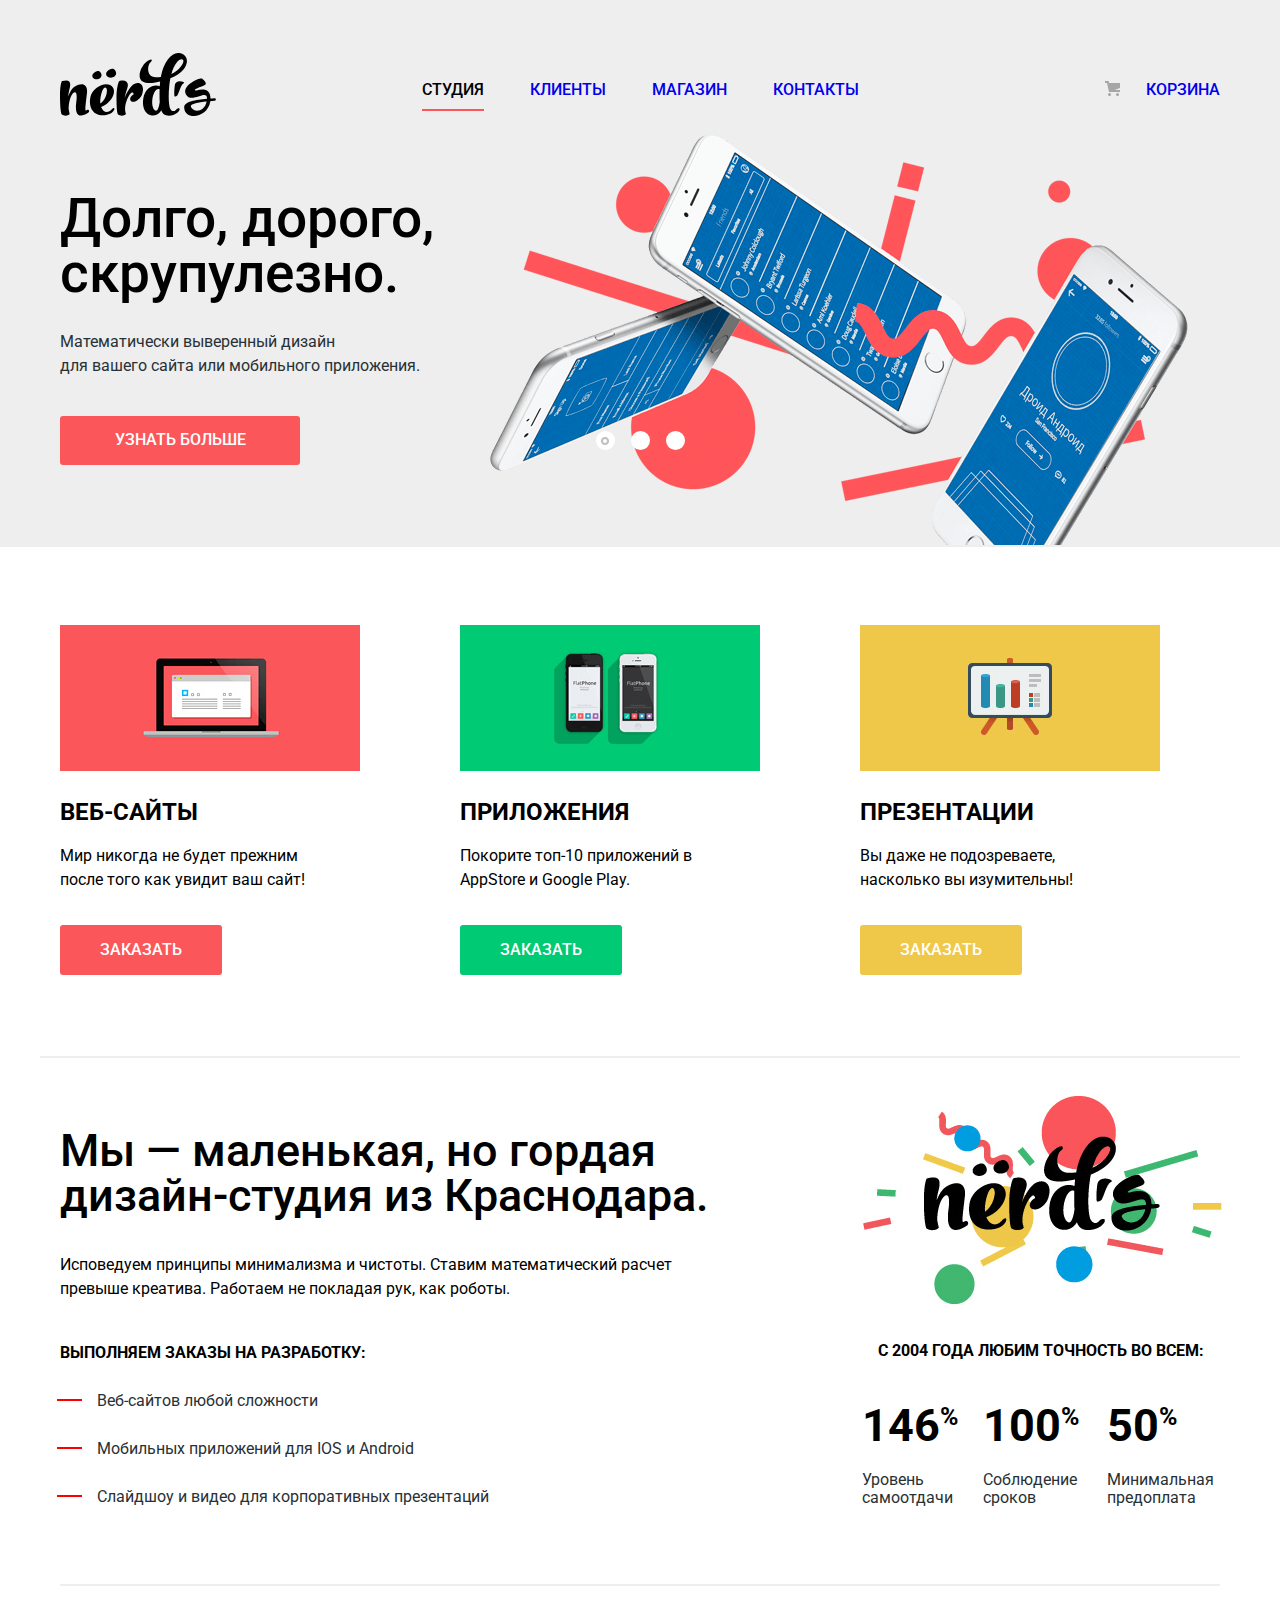
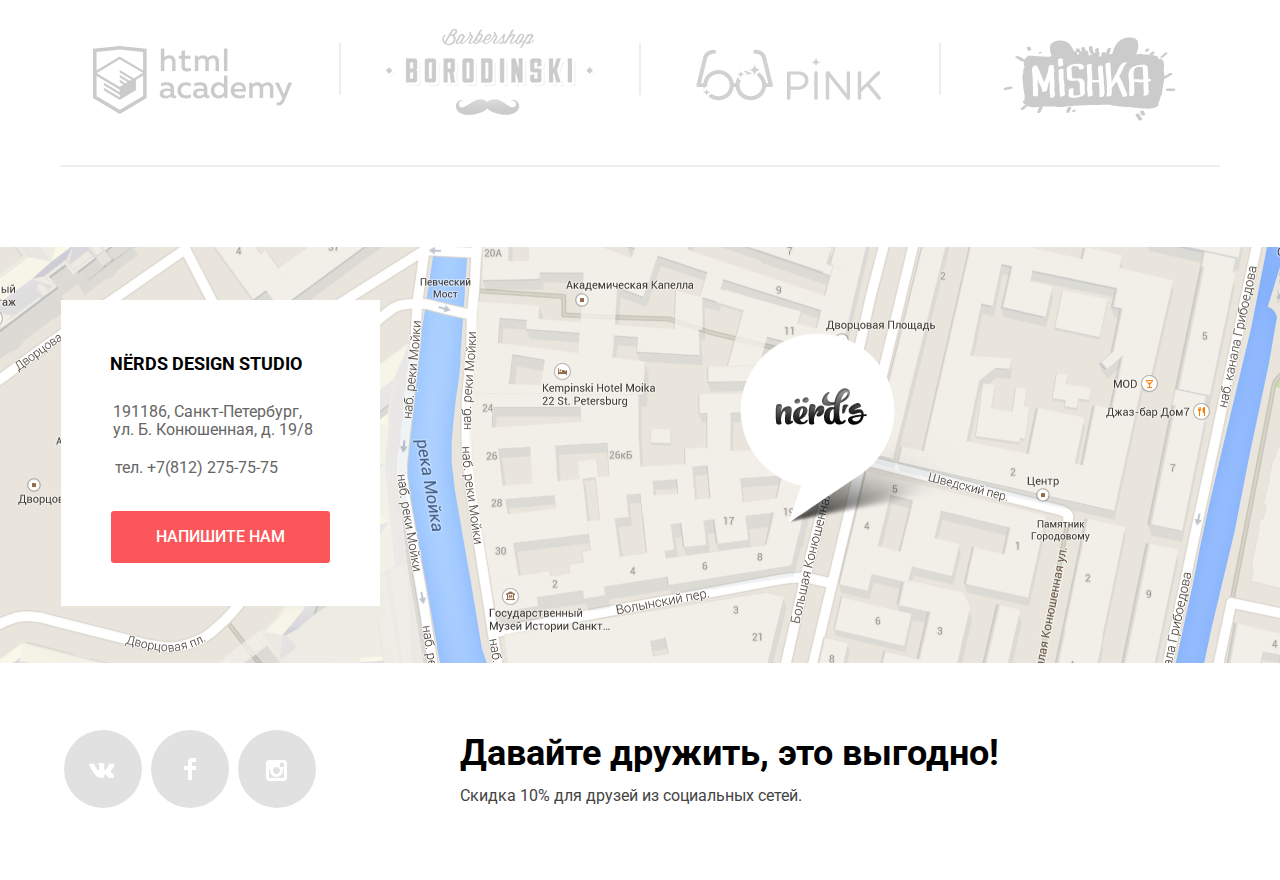
<file: index.html>
<!DOCTYPE html>
<html lang="ru">
   <head>
      <meta charset="utf-8">
      <title>HTML Academy: Нёрдс</title>
      <link href="https://fonts.googleapis.com/css?family=Roboto:400,500,700&amp;subset=cyrillic" rel="stylesheet">
      <link href="css/normalize-min.css" rel="stylesheet">
      <link href="css/style-min.css" rel="stylesheet">
   </head>
   <body>
      <header class="page-header">
         <div class="container header-wrapper">
            <a>
            <img alt="логотип студии Нёрдс" class="page-logo-image" src="img/nerds-logo.svg" width="160" height="65">
            </a>
            <nav class="site-navigation">
               <ul class="site-navigation-list">
                  <li class="site-navigation-item">
                     <a class="site-navigation-current">Студия</a>
                  </li>
                  <li class="site-navigation-item">
                     <a href="#">Клиенты</a>
                  </li>
                  <li class="site-navigation-item">
                     <a href="catalog.html">Магазин</a>
                  </li>
                  <li class="site-navigation-item">
                     <a href="#">Контакты</a>
                  </li>
               </ul>
               <ul class="user-navigation">
                  <li>
                     <a class="page-cart" href="#">Корзина</a>
                  </li>
               </ul>
            </nav>
         </div>
      </header>
      <main>
         <h1 class="visually-hidden">Веб-студия Нёрдс из Краснодара</h1>
         <div class="slider-wrapper">
            <div class="slider container">
               <input checked id="btn-1" name="toggle" type="radio">
               <input id="btn-2" name="toggle" type="radio">
               <input id="btn-3" name="toggle" type="radio">
               <div class="slider-controls">
                  <label for="btn-1"></label>
                  <label for="btn-2"></label>
                  <label for="btn-3"></label>
               </div>
               <div class="slides">
                  <div class="slide">
                     <div class="slide-text">
                        <div class="slide-title">
                           Долго, дорого, скрупулезно.
                        </div>
                        <p>Математически выверенный дизайн<br>для вашего сайта или мобильного приложения.</p>
                        <a class="red slider-btn" href="#">Узнать больше</a>
                     </div>
                  </div>
                  <div class="slide">
                     <div class="slide-text">
                        <div class="slide-title">
                           Любим математику как никто другой
                        </div>
                        <p>Никакого креатива, только математические формулы<br>для расчета идеальных пропорций.</p>
                        <a class="red slider-btn" href="#">Узнать больше</a>
                     </div>
                  </div>
                  <div class="slide">
                     <div class="slide-text">
                        <div class="slide-title">
                           Только ночь, только хардкор
                        </div>
                        <p>Работать днем, как все? Мы против этого.<br>Ближе к полуночи работа только начинается.</p>
                        <a class="red slider-btn" href="#">Узнать больше</a>
                     </div>
                  </div>
               </div>
            </div>
         </div>
         <h2 class="visually-hidden">Услуги веб-студии Нёрдс</h2>
         <section class="company-features container">
            <ul class="company-features-list">
               <li class="company-features-list-item">
                  <img alt="иконка веб-сайтов" class="company-features-img" height="146" src="img/illustration-1.png" width="300">
                  <h3 class="company-features-title">Веб-сайты</h3>
                  <p class="company-features-text">Мир никогда не будет прежним<br>после того как увидит ваш сайт!</p>
                  <a href="#">
                     <p class="red company-features-btn">Заказать</p>
                  </a>
               </li>
               <li class="company-features-list-item">
                  <img alt="иконка приложений" class="company-features-img" height="146" src="img/illustration-2.png" width="300">
                  <h3 class="company-features-title">Приложения</h3>
                  <p class="company-features-text">Покорите топ-10 приложений в<br>AppStore и Google Play.</p>
                  <a href="#">
                     <p class="green company-features-btn">Заказать</p>
                  </a>
               </li>
               <li class="company-features-list-item">
                  <img alt="иконка презентаций" class="company-features-img" height="146" src="img/illustration-3.png" width="300">
                  <h3 class="company-features-title">Презентации</h3>
                  <p class="company-features-text">Вы даже не подозреваете,<br>насколько вы изумительны!</p>
                  <a href="#">
                     <p class="yellow company-features-btn">Заказать</p>
                  </a>
               </li>
            </ul>
         </section>
         <section class="company-info">
            <h2 class="visually-hidden">О компании</h2>
            <div class="company-info-wrapper">
               <p class="company-info-title">Мы — маленькая, но гордая<br>дизайн-студия из Краснодара.</p>
               <p class="company-info-text">Исповедуем принципы минимализма и чистоты. Ставим математический расчет<br>превыше креатива. Работаем не покладая рук, как роботы.</p>
               <p class="company-info-heading">Выполняем заказы на разработку:</p>
               <ul class="company-info-list">
                  <li class="company-info-item">Веб-сайтов любой сложности</li>
                  <li class="company-info-item">Мобильных приложений для IOS и Android</li>
                  <li class="company-info-item">Слайдшоу и видео для корпоративных презентаций</li>
               </ul>
            </div>
            <div class="logo-illustration-wrapper">
               <img alt="логотип-иллюстрация студии Нёрдс" class="logo-illustration-image" height="208" src="img/nerds-illustration.png" width="360">
               <p class="company-merits-heading">С 2004 года любим точность во всем:</p>
               <table class="company-merits-table">
                  <tr>
                     <td class="company-merits-numerals">146<span class="percent">%</span>
                     </td>
                     <td class="company-merits-numerals">100<span class="percent">%</span>
                     </td>
                     <td class="company-merits-numerals">50<span class="percent">%</span>
                     </td>
                  </tr>
                  <tr>
                     <td class="company-merits-facts">Уровень самоотдачи</td>
                     <td class="company-merits-facts">Соблюдение сроков</td>
                     <td class="company-merits-facts">Минимальная предоплата</td>
                  </tr>
               </table>
            </div>
         </section>
         <section class="company-clients">
            <h2 class="visually-hidden">Наши партнёры</h2>
            <ul class="company-clients-list">
               <li class="company-clients-list-item">
                  <a class="company-clients-logo-1" href="https://htmlacademy.ru/intensive/htmlcss"><img alt="Лого HTML Academy" height="68" src="img/logo-1-hover.png" width="199">
                  </a>
               </li>
               <li class="company-clients-list-item">
                  <a class="company-clients-logo-2" href="#"><img alt="Лого Барбершопа Бородинский" height="90" src="img/logo-2-hover.png" width="209">
                  </a>
               </li>
               <li class="company-clients-list-item">
                  <a class="company-clients-logo-3" href="#"><img alt="Лого Pink" height="52" src="img/logo-3-hover.png" width="185">
                  </a>
               </li>
               <li class="company-clients-list-item">
                  <a class="company-clients-logo-4" href="#"><img alt="Лого Mishka" height="84" src="img/logo-4-hover.png" width="173">
                  </a>
               </li>
            </ul>
         </section>
      </main>
      <div class="contact-map">  
      </div>
      <footer class="page-footer">
         <div class="container footer-wrapper">
            <div class="company-adress">
               <p class="footer-company-title">Nёrds design studio</p>
               <p class="footer-company-text">191186, Санкт-Петербург,<br>ул. Б. Конюшенная, д. 19/8</p>
               <p class="footer-company-tel">тел. +7(812) 275-75-75</p>
               <a class="footer-btn" href="#">
                  <p class="red footer-company-btn">Напишите нам</p>
               </a>
            </div>
            <div class="write-us-form-wrapper">
               <p class="write-us-form-heading">Напишите нам</p>
               <form action="https://htmlacademy.ru/" class="write-us-form" method="post">
                  <p class="write-us-form-item">
                     <label for="name">Ваше имя:</label>
                     <input id="name" name="name" placeholder="Представьтесь пожалуйста" type="text">
                  </p>
                  <p class="write-us-form-item">
                     <label for="email">Ваш email:</label>
                     <input id="email" name="name" placeholder="Для отправки ответа" type="email">
                  </p>
                  <p class="write-us-form-textarea">
                     <label for="message">Текст письма:</label>
                     <textarea id="message" placeholder="В свободной форме"></textarea>
                  </p>
                  <button class="write-us-form-btn red" type="submit">Отправить</button>
               </form>
               <button class="modal-close" type="button"><span class="visually-hidden">Закрыть</span>
               </button>
            </div>
            <div class="social-sites">
               <div class="social-buttons-container">
                  <ul class="social-buttons-list">
                     <li>
                        <a class="social-buttons-vk" href="#"><span class="visually-hidden">вКонтакте</span></a>
                     </li>
                     <li>
                        <a class="social-buttons-fb" href="#"><span class="visually-hidden">Фейсбук</span></a>
                     </li>
                     <li>
                        <a class="social-buttons-insta" href="#"><span class="visually-hidden">Инстаграм</span></a>
                     </li>
                  </ul>
               </div>
               <div class="social-discount">
                  <p class="social-discount-title">Давайте дружить, это выгодно!
                     <br>
                     <span class="social-discount-text">Cкидка 10% для друзей из социальных сетей.</span>
                  </p>
               </div>
            </div>
         </div>
      </footer>
      <script src="js/script-min.js"></script>
   </body>
</html>
</file>
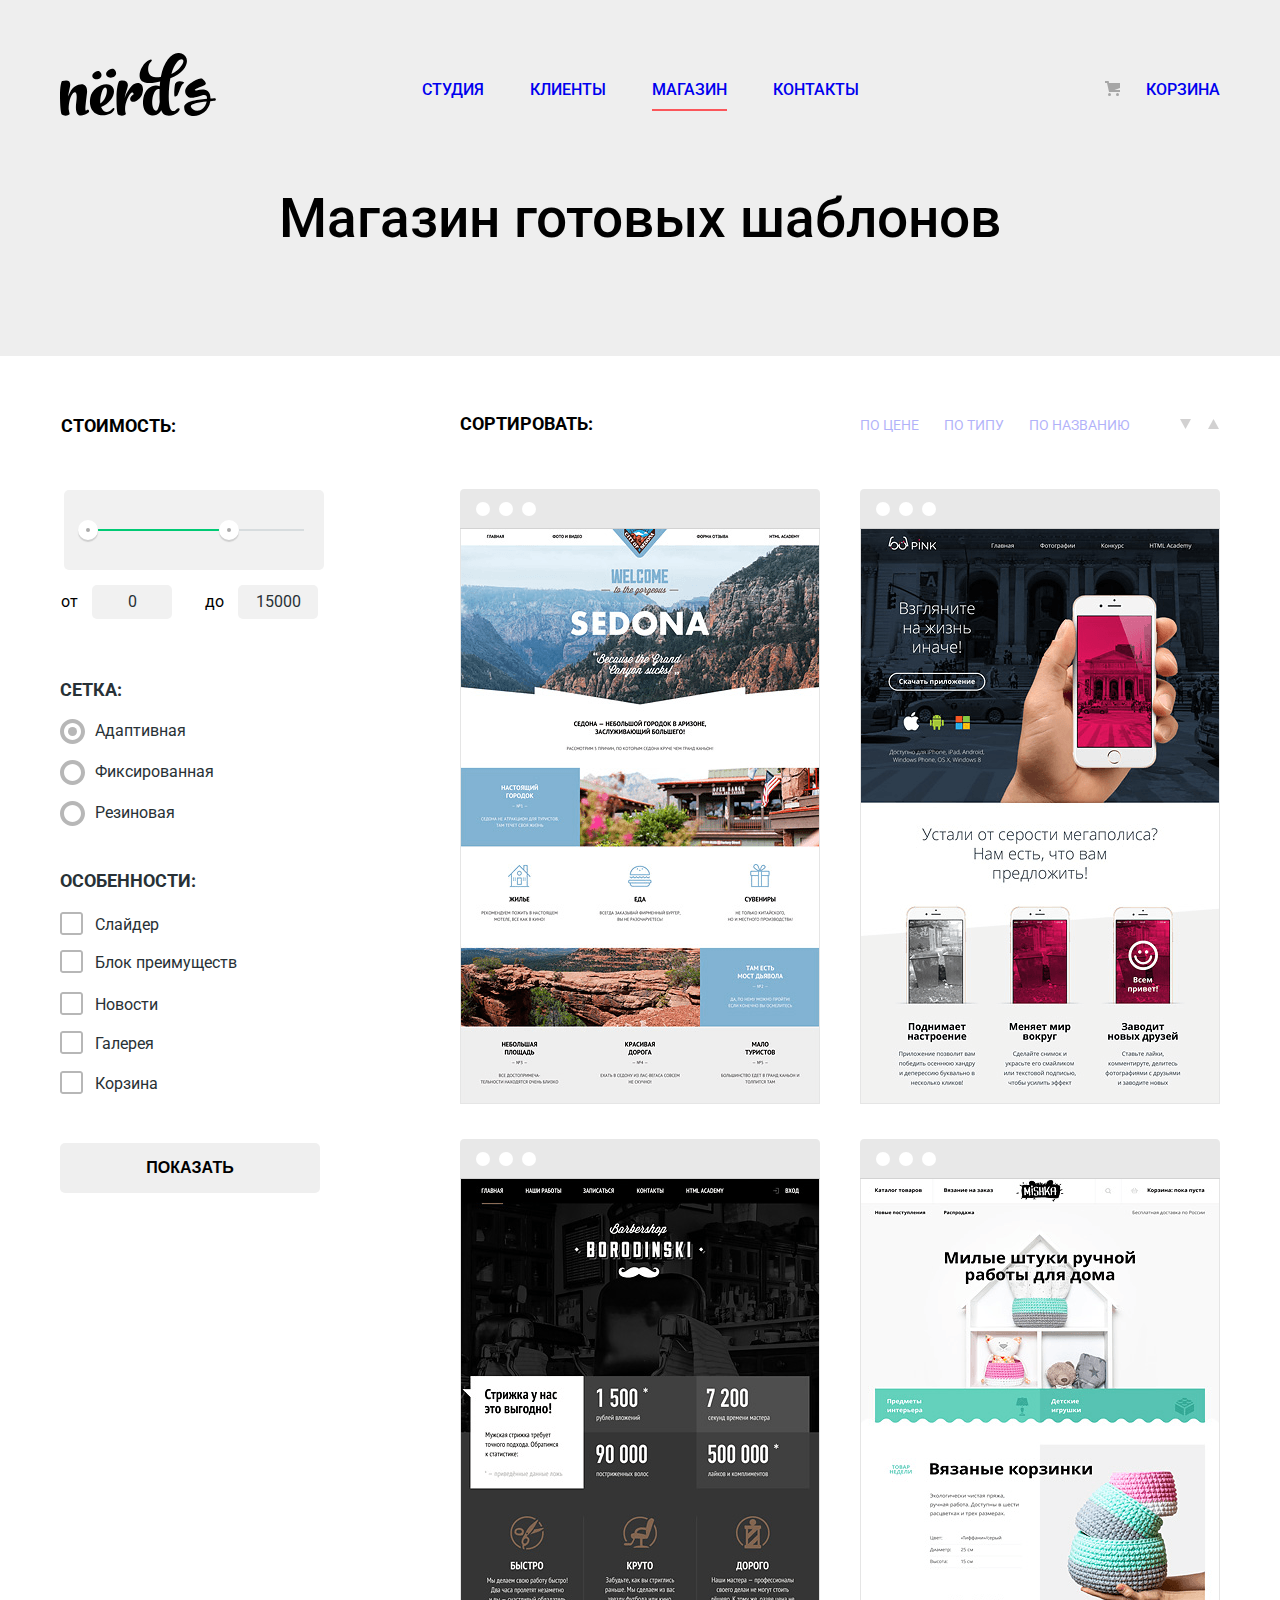
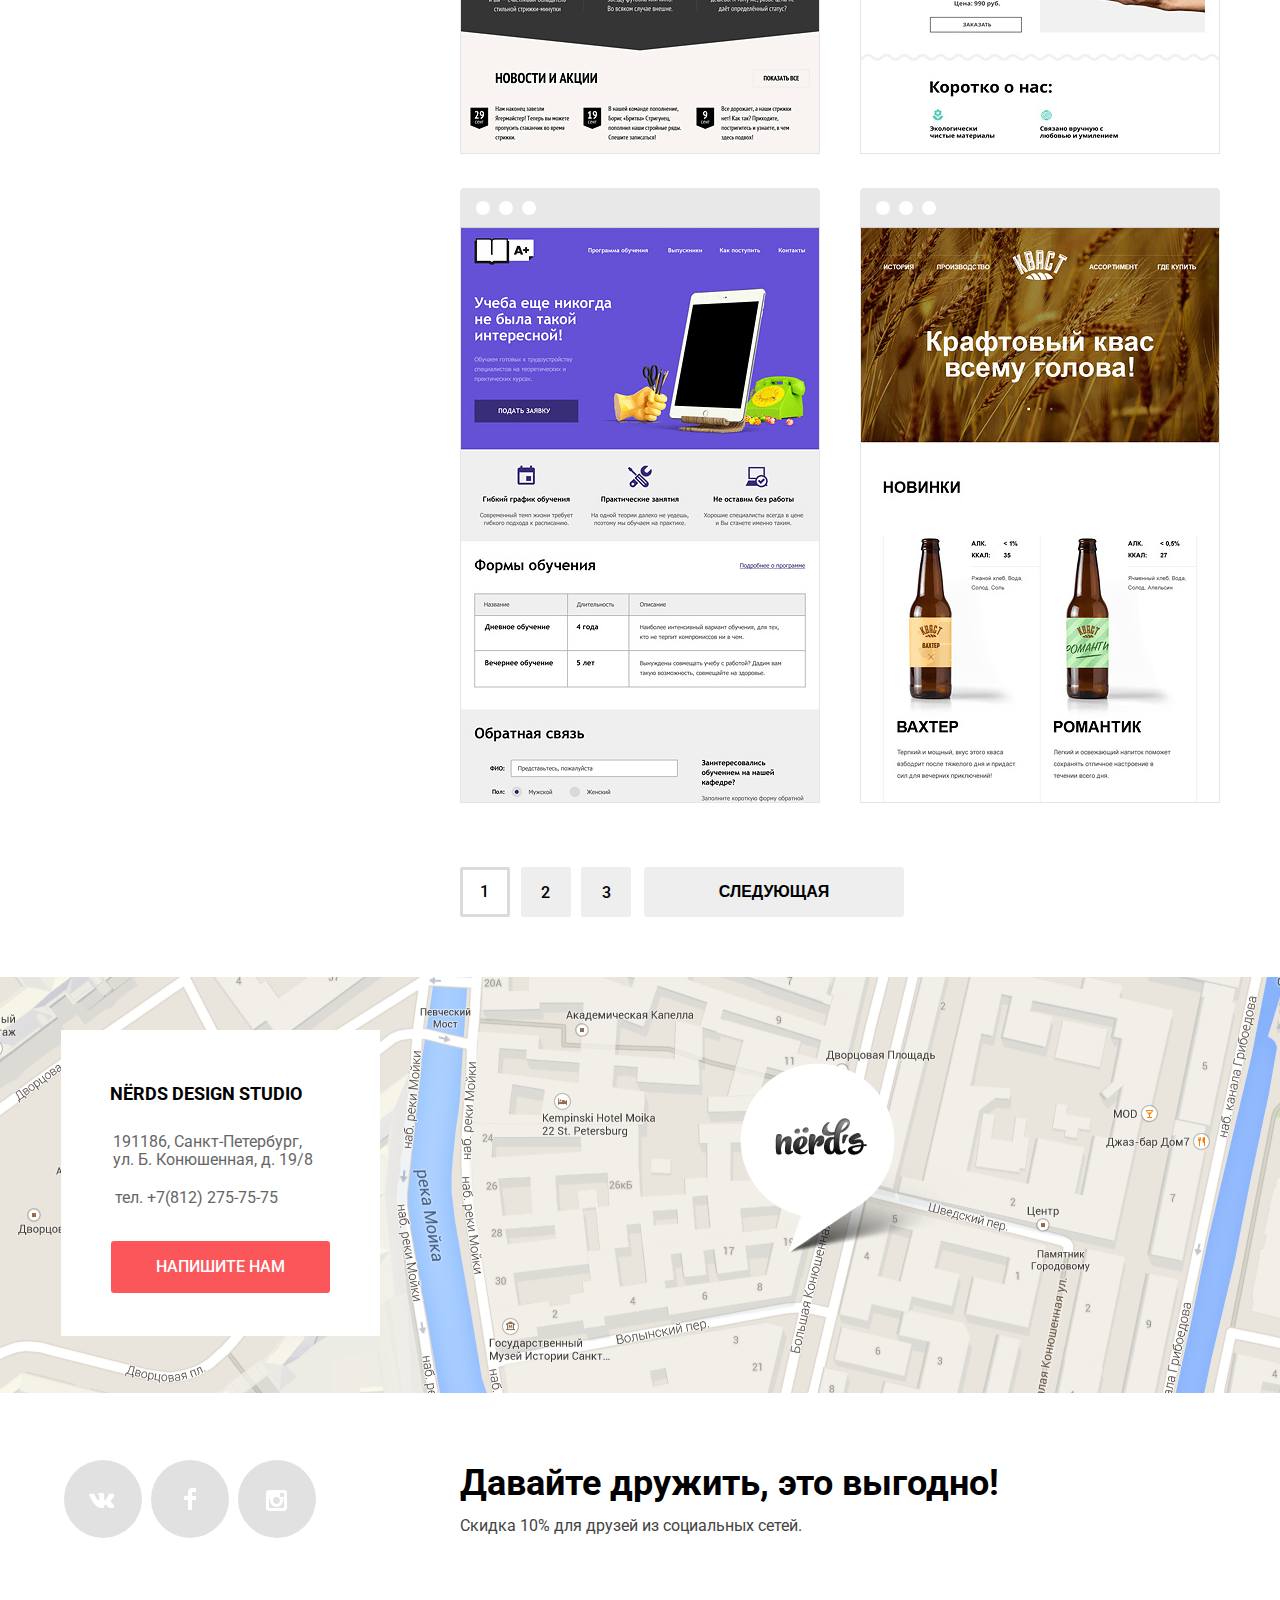
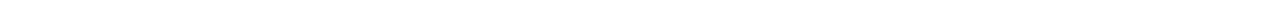
<file: catalog.html>
<!DOCTYPE html>
<html lang="ru">
   <head>
      <meta charset="utf-8">
      <title>HTML Academy: Нёрдс</title>
      <link href="https://fonts.googleapis.com/css?family=Roboto:400,500,700&amp;subset=cyrillic" rel="stylesheet">
      <link href="css/normalize-min.css" rel="stylesheet">
      <link href="css/style-min.css" rel="stylesheet">
   </head>
   <body>
      <div class="page-container">
         <header class="page-header">
            <div class="container header-wrapper">
               <a href="index.html">
               <img alt="логотип студии Нёрдс" class="page-logo-image" src="img/nerds-logo.svg" width="160" height="65">
               </a>
               <nav class="site-navigation">
                  <ul class="site-navigation-list">
                     <li class="site-navigation-item">
                        <a href="index.html">Студия</a>
                     </li>
                     <li class="site-navigation-item">
                        <a href="#">Клиенты</a>
                     </li>
                     <li class="site-navigation-item">
                        <a class="site-navigation-current" href="#">Магазин</a>
                     </li>
                     <li class="site-navigation-item">
                        <a href="#">Контакты</a>
                     </li>
                  </ul>
                  <ul class="user-navigation">
                     <li>
                        <a class="page-cart" href="#">Корзина</a>
                     </li>
                  </ul>
               </nav>
            </div>
         </header>
         <div class="main-heading-wrapper">
            <h1 class="main-heading container">Магазин готовых шаблонов</h1>
         </div>
         <main>
            <div class="inner-page-wrapper">
               <section class="template-filters">
                  <h2 class="visually-hidden">Фильтр шаблонов</h2>
                  <div class="filter">
                     <form action="get" class="filter-form">
                        <div class="wrapper-filter-range">
                           <p class="cost-title">Стоимость:</p>
                           <fieldset class="cost">
                              <div class="range-filter">
                                 <div class="range-controls">
                                    <div class="scale">
                                       <div class="bar" style="margin-left: 5%; width: 60%"></div>
                                    </div>
                                    <div class="toggle toggle-min"></div>
                                    <div class="toggle toggle-max"></div>
                                 </div>
                                 <div class="price-controls">
                                    <label class="min-price">от
                                    <input name="min-price" type="text" value="0">
                                    </label>
                                    <label class="max-price">до
                                    <input name="max-price" type="text" value="15000">
                                    </label>
                                 </div>
                              </div>
                           </fieldset>
                        </div>
                        <fieldset class="filter-radio">
                           <legend>Сетка:</legend>
                           <input checked class="visually-hidden" id="adaptive" name="grid-type" type="radio">
                           <label class="label-adaptive label-block" for="adaptive"><span></span>Адаптивная</label>
                           <input class="visually-hidden" id="fix" name="grid-type" type="radio">
                           <label class="label-fix label-block" for="fix"><span></span>Фиксированная</label>
                           <input class="visually-hidden" id="rubbery" name="grid-type" type="radio">
                           <label class="label-rubbery label-block" for="rubbery"><span></span>Резиновая</label>
                        </fieldset>
                        <fieldset class="filter-checkbox">
                           <legend>Особенности:</legend>
                           <input class="visually-hidden" id="slider" name="checkbox-slider" type="checkbox">
                           <label class="label-slider label-block" for="slider"><span></span>Слайдер</label>
                           <input class="visually-hidden" id="features" name="checkbox-features" type="checkbox">
                           <label for="features" class="label-block"><span></span>Блок преимуществ</label>
                           <input class="visually-hidden" id="news" name="checkbox-news" type="checkbox">
                           <label class="label-news label-block" for="news"><span></span>Новости</label>
                           <input class="visually-hidden" id="gallery" name="checkbox-gallery" type="checkbox">
                           <label class="label-gallery label-block" for="gallery"><span></span>Галерея</label>
                           <input class="visually-hidden" id="cart" name="checkbox-cart" type="checkbox">
                           <label class="label-cart label-block" for="cart"><span></span>Корзина</label>
                        </fieldset>
                        <button class="form-btn form-btn--grey" type="submit">Показать</button>
                     </form>
                  </div>
               </section>
               <section class="templates-examples">
                  <h2 class="visually-hidden">Виды шаблонов</h2>
                  <div class="template-examples-sort-container">
                     <p class="template-examples-sort-heading">Сортировать:</p>
                     <ul class="template-examples-sort-list">
                        <li class="template-examples-sort-item">
                           <a class="template-examples-sort-btn" href="#">По цене</a>
                        </li>
                        <li class="template-examples-sort-item">
                           <a class="template-examples-sort-btn" href="#">По типу</a>
                        </li>
                        <li class="template-examples-sort-item">
                           <a class="template-examples-sort-btn" href="#">По названию</a>
                        </li>
                     </ul>
                     <div class="template-examples-sort-up-down-container">
                        <a class="template-examples-sort-up" href="#"><span class="visually-hidden">Сортировка вверх</span></a> <a class="template-examples-sort-down" href="#"><span class="visually-hidden">Сортировка вниз</span></a>
                     </div>
                  </div>
                  <ul class="templates-examples-list">
                     <li class="templates-examples-item">
                        <img alt="превью шаблона Седона" class="templates-examples-catalog-img" height="576" src="img/img-sedona.png" width="360">
                        <div class="templates-examples-title">
                           <p class="templates-examples-heading"><a href="#" class="catalog-link">Sedona</a></p>
                           <br>
                           <p class="templates-examples-text">Информационный сайт<br>для туристов</p>
                           <p class="red templates-examples-price"><b>9 900 Руб.</b><a class="order-button visually-hidden" href="#">Купить</a>
                           </p>
                        </div>
                     </li>
                     <li class="templates-examples-item">
                        <img alt="превью шаблона Пинк" class="templates-examples-catalog-img" height="576" src="img/img-pink.png" width="360">
                        <div class="templates-examples-title">
                           <p class="templates-examples-heading"><a href="#" class="catalog-link">PINK APP</a></p>
                           <br>
                           <p class="templates-examples-text">Продуктовый лендинг<br>приложения для IOS и Android</p>
                           <p class="red templates-examples-price"><b>9 900 Руб.</b><a class="order-button visually-hidden" href="#">Купить</a>
                           </p>
                        </div>
                     </li>
                     <li class="templates-examples-item">
                        <img alt="превью шаблона Барбершоп Бородинский" class="templates-examples-catalog-img" height="576" src="img/img-barbershop.png" width="360">
                        <div class="templates-examples-title">
                           <p class="templates-examples-heading"><a href="#" class="catalog-link">BARBERSHOP</a></p>
                           <br>
                           <p class="templates-examples-text">Сайт салона красоты.<br>Для мужчин, да.</p>
                           <p class="red templates-examples-price"><b>9 900 Руб.</b><a class="order-button visually-hidden" href="#">Купить</a>
                           </p>
                        </div>
                     </li>
                     <li class="templates-examples-item">
                        <img alt="превью шаблона Мишки" class="templates-examples-catalog-img" height="576" src="img/img-mishka.png" width="360">
                        <div class="templates-examples-title">
                           <p class="templates-examples-heading"><a href="#" class="catalog-link">MISHKA</a></p>
                           <br>
                           <p class="templates-examples-text">Интернет-магазин<br>вязаных игрушек</p>
                           <p class="red templates-examples-price"><b>9 900 Руб.</b><a class="order-button visually-hidden" href="#">Купить</a>
                           </p>
                        </div>
                     </li>
                     <li class="templates-examples-item">
                        <img alt="превью шаблона Аплюс" class="templates-examples-catalog-img" height="576" src="img/img-aplus.png" width="360">
                        <div class="templates-examples-title">
                           <p class="templates-examples-heading"><a href="#" class="catalog-link">A PLUS</a></p>
                           <br>
                           <p class="templates-examples-text">Лендинг курсов повышения<br>квалификации</p>
                           <p class="red templates-examples-price"><b>9 900 Руб.</b><a class="order-button visually-hidden" href="#">Купить</a>
                           </p>
                        </div>
                     </li>
                     <li class="templates-examples-item">
                        <img alt="превью шаблона Кваст" class="templates-examples-catalog-img" height="576" src="img/img-kvast.png" width="360">
                        <div class="templates-examples-title">
                           <p class="templates-examples-heading"><a href="#" class="catalog-link">КВАСТ</a></p>
                           <br>
                           <p class="templates-examples-text">Промо-сайт производителя<br>крафтового квасакрафтового кваса</p>
                           <p class="red templates-examples-price"><b>9 900 Руб.</b><a class="order-button visually-hidden" href="#">Купить</a>
                           </p>
                        </div>
                     </li>
                  </ul>
                  <div class="pagination-wrapper">
                     <ul class="pagination-list">
                        <li class="pagination-item pagination-item-current">
                           <a>1</a>
                        </li>
                        <li class="pagination-item">
                           <a href="#">2</a>
                        </li>
                        <li class="pagination-item">
                           <a href="#">3</a>
                        </li>
                     </ul>
                     <button class="grey pagination-btn" type="button">Следующая</button>
                  </div>
               </section>
            </div>
         </main>
         <div class="contact-map">  
         </div>
         <footer class="page-footer">
            <div class="container footer-wrapper">
               <div class="company-adress">
                  <p class="footer-company-title">Nёrds design studio</p>
                  <p class="footer-company-text">191186, Санкт-Петербург,<br>ул. Б. Конюшенная, д. 19/8</p>
                  <p class="footer-company-tel">тел. +7(812) 275-75-75</p>
                  <a class="footer-btn" href="#">
                     <p class="red footer-company-btn">Напишите нам</p>
                  </a>
               </div>
               <div class="write-us-form-wrapper">
                  <p class="write-us-form-heading">Напишите нам</p>
                  <form action="https://htmlacademy.ru/" class="write-us-form" method="post">
                     <p class="write-us-form-item">
                        <label for="name">Ваше имя:</label>
                        <input id="name" name="name" placeholder="Представьтесь пожалуйста" type="text">
                     </p>
                     <p class="write-us-form-item">
                        <label for="email">Ваш email:</label>
                        <input id="email" name="name" placeholder="Для отправки ответа" type="email">
                     </p>
                     <p class="write-us-form-textarea">
                        <label for="message">Текст письма:</label>
                        <textarea id="message" placeholder="В свободной форме"></textarea>
                     </p>
                     <button class="write-us-form-btn red" type="submit">Отправить</button>
                  </form>
                  <button class="modal-close" type="button"><span class="visually-hidden">Закрыть</span>
                  </button>
               </div>
               <div class="social-sites">
                  <div class="social-buttons-container">
                     <ul class="social-buttons-list">
                        <li>
                           <a class="social-buttons-vk" href="#"><span class="visually-hidden">вКонтакте</span></a>
                        </li>
                        <li>
                           <a class="social-buttons-fb" href="#"><span class="visually-hidden">Фейсбук</span></a>
                        </li>
                        <li>
                           <a class="social-buttons-insta" href="#"><span class="visually-hidden">Инстаграм</span></a>
                        </li>
                     </ul>
                  </div>
                  <div class="social-discount">
                     <p class="social-discount-title">Давайте дружить, это выгодно!
                        <br>
                        <span class="social-discount-text">Cкидка 10% для друзей из социальных сетей.</span>
                     </p>
                  </div>
               </div>
            </div>
         </footer>
      </div>
      <script src="js/script-min.js"></script>
   </body>
</html>
</file>
<file: css/style-min.css>
.header-wrapper,.site-navigation{display:-webkit-box;display:-ms-flexbox}.slide .slider-btn,a{text-decoration:none}.page-header,.slider,.slider-wrapper{background-color:#eee}body{font-family:Roboto,Arial,sans-serif;font-size:16px;padding:0}.container{width:1160px;margin:0 auto;padding-right:20px;padding-left:20px}.header-wrapper{display:flex}.footer-wrapper{position:relative}img{max-width:100%;height:auto}.hidden{display:none}.visually-hidden{position:absolute;overflow:hidden;clip:rect(0 0 0 0);width:1px;height:1px;margin:-1px;padding:0;border:0}.visually-hidden:not(:focus):not(:active),input[type=checkbox].visually-hidden,input[type=radio].visually-hidden{position:absolute;overflow:hidden;clip:rect(0 0 0 0);width:1px;height:1px;margin:-1px;padding:0;white-space:nowrap;border:0;-webkit-clip-path:inset(100%);clip-path:inset(100%)}.page-header{padding-top:45px}.page-logo-image{display:block;width:170px;margin-top:8px}.page-logo-image:hover{opacity:.8}.page-logo-image:active{opacity:.3}.site-navigation{display:flex;width:920px;margin:0 0 0 159px;padding:0;-webkit-box-pack:justify;-ms-flex-pack:justify;justify-content:space-between}.company-features-list,.site-navigation-list{display:-webkit-box;display:-ms-flexbox;list-style:none}.site-navigation-list{display:flex;-ms-flex-wrap:wrap;flex-wrap:wrap;-webkit-box-pack:justify;-ms-flex-pack:justify;justify-content:space-between}.site-navigation-list a,.user-navigation a{display:block;text-transform:uppercase;font-weight:500}.site-navigation-list li{margin:20px 39px 0 7px;padding:0}.site-navigation-list a{margin:0;padding:0 0 10px}.site-navigation-list a:hover{color:#fb565a}.site-navigation-list a:active{opacity:.3;color:#000}.user-navigation{margin-right:-8px;list-style:none}.user-navigation li{margin-top:10px}.user-navigation a{position:relative;padding:10px 8px}.user-navigation a::before{position:absolute;top:10px;left:-33px;width:15px;height:15px;content:'';background-image:url(../img/cart-icon.svg);background-repeat:no-repeat;background-position:0 0}.site-navigation-current{border-bottom:2px solid #fb565a}.page-cart:hover{color:#fb565a}.page-cart:focus{opacity:.3;color:#000}.slider-wrapper{margin-bottom:78px;padding:.1px}.slider{position:relative;width:1160px;height:419px;margin:0 auto}.slider input[type=radio]{position:absolute;opacity:0}.slider-controls{position:absolute;z-index:1000;bottom:105px;left:50%;width:200px;height:10px;margin-left:-100px;text-align:center}.slider-controls label{position:relative;display:inline-block;width:13px;height:13px;margin:0 6px;cursor:pointer;vertical-align:top;border:3px solid #fff;border-radius:50%;background:#fff}.company-features-btn,.slide .slider-btn{border-radius:3px;text-transform:uppercase}.slider-controls label:before{position:absolute;top:3px;right:3px;width:8px;height:8px;content:'';opacity:0;background-image:url(../img/active-button.png);background-repeat:no-repeat;background-position:2 2}#btn-1:checked~.slider-controls label[for=btn-1]:before,#btn-2:checked~.slider-controls label[for=btn-2]:before,#btn-3:checked~.slider-controls label[for=btn-3]:before{opacity:1}.slide{position:absolute;top:0;left:0;overflow:hidden;width:100%;height:100%;margin-bottom:32px}.slide-text{width:518px;margin-top:32px;padding:30px 0;color:#283136}.slide-title{font-size:55px;font-weight:500;line-height:55px;margin-top:2px;color:#000}.slide-text p{font-size:16px;line-height:24px;margin-top:29px;color:#283136}.slide .slider-btn{font-size:16px;font-weight:500;display:block;width:240px;margin-top:38px;padding:15px 0;text-align:center;color:#fff;background:#fb565a}.contact-map,.slide:nth-child(1),.slide:nth-child(2),.slide:nth-child(3){background-repeat:no-repeat}.slide:nth-child(1){background-image:url(../img/slide1.png);background-position:430px 7px}.slide:nth-child(2){background-image:url(../img/slide2.png);background-position:495px -10px}.slide:nth-child(3){background-image:url(../img/slide3.png);background-position:398px 7px}.slide{display:none}.slides{position:relative;height:418px}#btn-1:checked~.slides .slide:nth-child(1),#btn-2:checked~.slides .slide:nth-child(2),#btn-3:checked~.slides .slide:nth-child(3){display:block}.company-features-list{display:flex;width:1100px;margin:0 0 65px;padding:0;-webkit-box-pack:justify;-ms-flex-pack:justify;justify-content:space-between;-webkit-box-align:center;-ms-flex-align:center;align-items:center}.company-features-list-item{margin:0;padding:0}.company-features-title{font-size:24px;font-weight:700;text-align:left;text-transform:uppercase}.company-features-text{font-size:16px;font-weight:400;line-height:24px;margin-top:-7px}.company-features-btn{font-size:16px;font-weight:500;width:160px;margin-top:33px;text-align:center;color:#fff;padding:16px 1px}.company-features-btn a{color:#fff}.company-info{display:-webkit-box;display:-ms-flexbox;display:flex;width:1160px;margin:0 auto 58px;padding-right:20px;padding-left:20px;border-top:2px solid #eee;-webkit-box-pack:justify;-ms-flex-pack:justify;justify-content:space-between}.company-info-wrapper{width:700px}.logo-illustration-wrapper{width:400px}.logo-illustration-image{display:block;margin-top:38px;margin-left:42px}.company-clients-list,.social-sites{display:-webkit-box;display:-ms-flexbox}.company-info-title{font-size:45px;font-weight:500;line-height:45px;margin-top:70px;color:#000}.company-info-heading,.company-info-item,.company-info-text{font-size:16px;line-height:24px}.company-info-text{font-weight:400;margin-top:-10px}.company-info-heading{font-weight:700;margin-top:40px;text-transform:uppercase;color:#000}.company-info-item{font-weight:400;position:relative;margin-top:24px;margin-left:-3px;padding:0;list-style:none;color:#283136}.footer-company-tel,.footer-company-text{line-height:18px;color:#666;font-size:16px}.company-info-item::before{position:absolute;top:10px;left:-40px;width:23px;content:'';border:1px solid red}.company-merits-heading{font-size:16px;font-weight:700;margin-top:38px;margin-left:42px;text-align:center;text-transform:uppercase;color:#000}.company-merits-table{margin-top:37px;margin-left:32px}.company-merits-table td{padding-bottom:16px;padding-left:8px}.percent{font-size:25px;vertical-align:super}.company-merits-numerals{font-size:45px;font-weight:700;position:relative;color:#000}.company-merits-numerals:nth-child(2){left:4px}.company-merits-numerals:nth-child(3){left:12px}.company-merits-facts{font-size:16px;font-weight:400;position:relative;color:#283136}.company-merits-facts:nth-child(2){left:4px}.company-merits-facts:nth-child(3){left:12px}.company-clients{width:1160px;margin:0 auto 80px;border-top:2px solid #eee;border-bottom:2px solid #eee}.company-clients-list{display:flex;margin:0;padding:0;list-style:none;-webkit-box-pack:justify;-ms-flex-pack:justify;justify-content:space-between;-webkit-box-align:center;-ms-flex-align:center;align-items:center}.company-clients-list-item{position:relative;width:260px;height:75px;margin:0 0 104px;padding:0}.company-clients-list-item a{margin:0 auto}.company-clients-logo-1{position:absolute;top:60px;left:33px}.company-clients-logo-2{position:absolute;top:43px;left:26px}.company-clients-logo-3{position:absolute;top:63px;left:36px}.company-clients-logo-4{position:absolute;top:51px;left:43px}.company-clients-list-item:last-child::before,.company-clients-list-item:nth-child(2)::before,.company-clients-list-item:nth-child(3)::before{position:absolute;top:57px;left:-21px;width:2px;height:52px;content:'';background-color:#eee}.company-clients-list a{opacity:.2}.company-clients-list a:hover{opacity:1}.company-clients-list a:active{opacity:.1}.page-footer{margin-top:81px}.page-footer-inner{margin-top:-469px}.contact-map{position:relative;height:416px;margin:0 auto -82px;background-image:url(../img/layer-map.png);background-position:50% 42%}.company-adress{position:absolute;bottom:274px;left:21px;width:319px;height:306px;background-color:#fff}.footer-company-title{font-size:18px;font-weight:700;margin-top:54px;margin-left:49px;text-transform:uppercase}.footer-company-text{margin-top:28px;margin-left:52px}.footer-company-tel{margin-top:20px;margin-left:54px}.footer-company-btn{font-size:16px;font-weight:500;width:219px;margin-top:34px;margin-left:50px;text-align:center;text-transform:uppercase;color:#fff;border-radius:3px;padding:17px 0}.footer-company-btn a{color:#fff}.social-sites{display:flex;width:1180px;height:218px;margin:0 auto;-webkit-box-pack:justify;-ms-flex-pack:justify;justify-content:space-between;-webkit-box-align:center;-ms-flex-align:center;align-items:center}.social-buttons-list{display:-webkit-box;display:-ms-flexbox;display:flex;width:260px;height:100px;margin:18px 82px 0 0;padding:0;list-style:none}.social-buttons-list a{position:relative;display:block;width:78px;height:78px;margin:0 5px 0 4px;border-radius:50px;background:#e1e1e1}.social-buttons-list a:focus,.social-buttons-list a:hover{background:#e74246}.social-buttons-list a:active{background:#d7373b;-webkit-box-shadow:0 -3px 0 rgba(0,1,1,.1);box-shadow:0 -3px 0 rgba(0,1,1,.1)}.modal-close::before,.social-buttons-fb::before,.social-buttons-insta::before,.social-buttons-vk::before{content:'';background-repeat:no-repeat;background-position:0 0}.social-buttons-vk::before{position:absolute;top:33px;left:25px;width:25px;height:25px;background-image:url(../img/vk-icon.svg)}.social-buttons-fb:active::before,.social-buttons-insta:active::before,.social-buttons-vk:active::before{opacity:.3}.social-buttons-fb::before{position:absolute;top:28px;left:33px;width:25px;height:25px;background-image:url(../img/fb-icon.svg)}.social-buttons-insta::before{position:absolute;top:30px;left:28px;width:25px;height:25px;background-image:url(../img/insta-icon.svg)}.social-discount{width:560px;margin-right:220px}.social-discount-title{font-size:36px;font-weight:700;line-height:36px}.social-discount-text{font-size:16px;font-weight:400;line-height:22px;color:#444}.write-us-form-wrapper{position:fixed;z-index:1000;top:30px;right:0;bottom:0;left:0;display:none;width:958px;height:589px;margin:auto;padding:.1px;border:.1px solid #fff;background-color:#fff;-webkit-box-shadow:0 20px 40px rgba(0,1,1,.75);box-shadow:0 20px 40px rgba(0,1,1,.75)}.write-us-form-wrapper-show{display:block;-webkit-animation-name:bounce;animation-name:bounce;-webkit-animation-duration:.6s;animation-duration:.6s}.inner-page-wrapper,.write-us-form{display:-webkit-box;display:-ms-flexbox}@-webkit-keyframes bounce{0%{-webkit-transform:translateY(-2000px);transform:translateY(-2000px)}70%{-webkit-transform:translateY(30px);transform:translateY(30px)}90%{-webkit-transform:translateY(-10px);transform:translateY(-10px)}100%{-webkit-transform:translateY(0);transform:translateY(0)}}@keyframes bounce{0%{-webkit-transform:translateY(-2000px);transform:translateY(-2000px)}70%{-webkit-transform:translateY(30px);transform:translateY(30px)}90%{-webkit-transform:translateY(-10px);transform:translateY(-10px)}100%{-webkit-transform:translateY(0);transform:translateY(0)}}.write-us-error{-webkit-animation-name:shake;animation-name:shake;-webkit-animation-duration:.6s;animation-duration:.6s}@-webkit-keyframes shake{0%,100%{-webkit-transform:translateX(0);transform:translateX(0)}10%,30%,50%,70%,90%{-webkit-transform:translateX(-10px);transform:translateX(-10px)}20%,40%,60%,80%{-webkit-transform:translateX(10px);transform:translateX(10px)}}@keyframes shake{0%,100%{-webkit-transform:translateX(0);transform:translateX(0)}10%,30%,50%,70%,90%{-webkit-transform:translateX(-10px);transform:translateX(-10px)}20%,40%,60%,80%{-webkit-transform:translateX(10px);transform:translateX(10px)}}.write-us-form{position:relative;display:flex;width:761px;height:350px;margin:-8px auto 0;padding:.1px;-ms-flex-wrap:wrap;flex-wrap:wrap;-webkit-box-pack:justify;-ms-flex-pack:justify;justify-content:space-between}.write-us-form-heading{font-size:45px;font-weight:500;margin-top:67px;margin-left:96px;padding:.1px}.write-us-form-item{width:361px;margin:0;padding:.1px}.write-us-form-textarea{width:760px;margin-top:2px}.write-us-form-btn{font-size:16px;font-weight:700;width:260px;text-align:center;text-transform:uppercase;color:#fff;border:none;border-radius:3px}.write-us-form-btn a{color:#fff}.write-us-form label{font-size:16px;font-weight:700;display:block;margin-bottom:10px}.write-us-form input{display:block;width:342px;height:43px;padding-left:14px;border:2px solid #d7dcde;border-radius:3px}.write-us-form textarea{width:740px;height:100px;padding-top:12px;padding-left:14px;resize:none;border:2px solid #d7dcde;border-radius:3px}input::-webkit-input-placeholder{font-size:16px;opacity:.5}input:-ms-input-placeholder{font-size:16px;opacity:.5}input::placeholder{font-size:16px;opacity:.5}textarea::-webkit-input-placeholder{font-size:16px;opacity:.5}textarea:-ms-input-placeholder{font-size:16px;opacity:.5}textarea::placeholder{font-size:16px;opacity:.5}.write-us-form-item input[type=text]:hover,.write-us-form-item input[type=email]:hover,.write-us-form-textarea textarea:hover{border:2px solid #b4b9bb}.write-us-form-item input[type=text]:focus,.write-us-form-item input[type=email]:focus,.write-us-form-textarea textarea:focus{border:2px solid #000;outline:0}.write-us-form-item input:invalid{color:#e74246;border-color:#e74246}.modal-close{border:none;outline:0;background-color:#fff}.main-heading,.main-heading-wrapper{margin:0 auto;background-color:#eee}.modal-close::before{position:absolute;top:80px;left:850px;display:block;width:22px;height:22px;cursor:pointer;opacity:.3;background-image:url(../img/close-cross.svg)}.modal-close:hover::before{opacity:1}.modal-close:active::before{opacity:.1}.modal-close:focus::before{outline-color:#d7373b}.main-heading{font-size:55px;font-weight:500;padding-top:60px;padding-bottom:105px;text-align:center;color:#000}.inner-page-wrapper{display:flex;width:1160px;margin:38px auto 555px;-webkit-box-pack:justify;-ms-flex-pack:justify;justify-content:space-between}.filter{font-size:16px;font-weight:400;width:260px;text-transform:none}.cost-title,.filter legend{font-size:18px;font-weight:700;text-transform:uppercase}.cost-title{margin-left:1px}.filter-checkbox,.filter-radio{font-size:16px;font-weight:400;line-height:38px;width:200px;padding:0;border:none;color:#283136}.cost{flex-direction:column;margin-top:-20px;border:none;-webkit-box-orient:vertical;-webkit-box-direction:normal;-ms-flex-direction:column}.filter-form fieldset,.filter-radio{flex-direction:column;-webkit-box-orient:vertical;-webkit-box-direction:normal}.filter-radio{display:-webkit-box;display:-ms-flexbox;display:flex;margin:-8px 0 0;-ms-flex-direction:column}.label-block{display:block}.label-adaptive,.label-fix,.label-rubbery{margin-top:3px}.label-slider{margin-top:6px}.label-news{margin-top:4px}.label-gallery{margin-top:1px}.label-cart{margin-top:2px}.filter-checkbox{display:-webkit-box;display:-ms-flexbox;display:flex;margin:30px 0 40px}.filter-button,.filter-form legend,.form-btn{font-weight:700;text-transform:uppercase}.range-filter{width:260px;margin:50px -10px}.max-price,.min-price{margin-left:-3px}.range-controls{position:relative;height:41px;margin-bottom:15px;padding-top:39px;padding-right:20px;padding-left:20px;border-radius:5px;background:#f1f1f1}.range-controls .scale{height:2px;background:#d7dcde}.range-controls .bar{width:110px;height:2px;background:#00ca74}.range-controls .toggle{position:absolute;top:30px;left:20px;width:4px;height:4px;cursor:pointer;border:8px solid #fff;border-radius:50%;background:#ababab;-webkit-box-shadow:0 2px 1px 0 #cfcfcf;box-shadow:0 2px 1px 0 #cfcfcf}.range-controls .toggle-min{left:14px}.range-controls .toggle-max{left:155px}.price-controls{font-size:0}.price-controls label{font-size:16px;display:inline-block;width:50%;vertical-align:center}.max-price{text-align:right}.price-controls input{font-family:Roboto,Arial,sans-serif;font-size:16px;width:60px;margin-left:10px;padding:8px 10px;text-align:center;color:#283136;border:none;border-radius:5px;background:#f1f1f1}input[type=checkbox]+label span{display:inline-block;width:25px;height:25px;margin:-3px 10px 0 0;cursor:pointer;vertical-align:middle;opacity:.4;background:url(../img/checkbox-off.svg) no-repeat}input[type=radio]+label span{display:inline-block;width:25px;height:25px;margin:-2px 10px 0 0;cursor:pointer;vertical-align:middle;opacity:.4;background:url(../img/radio-off.svg) no-repeat}.form-btn,.template-filters{width:260px}input[type=checkbox]:checked+label span{background-image:url(../img/checkbox-on.svg)}input[type=radio]:checked+label span{background-image:url(../img/radio-on.svg)}input[type=checkbox]+label span:hover,input[type=radio]+label span:hover{opacity:1}.form-btn{font-size:16px;line-height:18px;height:50px;color:#000;border:none;border-radius:5px;background-color:#efefef}.form-btn:hover{background-color:#dfdfdf}.form-btn:active{background-color:#d5d5d5;-webkit-box-shadow:inset 0 3px 0 rgba(0,1,1,.1);box-shadow:inset 0 3px 0 rgba(0,1,1,.1)}.filter-button{font-size:16px;width:260px;margin-top:2px;text-align:center;border:none;border-radius:3px;padding:16px 89px}.filter-form{margin-top:22px}.filter-form fieldset{-ms-flex-direction:column}.filter-form legend{font-size:18px}.filter-form li{font-size:16px;font-weight:400;color:#283136}.template-examples-sort-container{position:relative;display:-webkit-box;display:-ms-flexbox;display:flex;width:760px;-webkit-box-pack:justify;-ms-flex-pack:justify;justify-content:space-between}.template-examples-sort-heading{font-size:18px;font-weight:700;width:360px;margin-top:20px;text-transform:uppercase}.template-examples-sort-list{font-size:14px;font-weight:400;position:absolute;display:-webkit-box;display:-ms-flexbox;display:flex;width:260px;margin:0;padding:0;list-style:none;text-transform:uppercase}.template-examples-sort-list li:nth-child(1){position:relative;left:400px}.template-examples-sort-list li:nth-child(2){position:relative;left:425px}.template-examples-sort-list li:nth-child(3){position:relative;left:450px}.template-examples-sort-list a{display:block;margin-top:23px}.template-examples-sort-up-down-container{width:60px}.template-examples-sort-btn{font-size:14px;opacity:.3}.template-examples-sort-btn:hover{opacity:.6}.template-examples-sort-btn:active{opacity:1;color:#000}.template-examples-sort-down::before,.template-examples-sort-up::before{position:absolute;top:25px;width:12px;height:10px;opacity:.2;content:'';background-repeat:no-repeat;background-position:0 0}.template-examples-sort-up::before{left:748px;background-image:url(../img/icon-up-dir.svg)}.template-examples-sort-down::before{left:720px;background-image:url(../img/icon-down-dir.svg)}.template-examples-sort-down:hover::before,.template-examples-sort-up:hover::before{opacity:.5}.template-examples-sort-down:active::before,.template-examples-sort-up:active::before{opacity:1}.templates-examples{width:760px}.templates-examples-list{display:-webkit-box;display:-ms-flexbox;display:flex;width:760px;margin:7px 0 0;padding:0;list-style:none;-ms-flex-wrap:wrap;flex-wrap:wrap;-webkit-box-pack:justify;-ms-flex-pack:justify;justify-content:space-between;-ms-flex-line-pack:end;align-content:flex-end}.templates-examples-item{position:relative;width:360px;margin-top:69px}.templates-examples-item:hover{-webkit-box-shadow:0 6px 15px rgba(0,1,1,.25);box-shadow:0 6px 15px rgba(0,1,1,.25)}.templates-examples-item::before{position:absolute;top:-39px;width:360px;height:40px;content:'';opacity:.12;background-image:url(../img/browser.svg);background-repeat:no-repeat;background-position:0 0}.templates-examples-item:hover::before{opacity:1;-webkit-box-shadow:0 6px 15px rgba(0,1,1,.25);box-shadow:0 6px 15px rgba(0,1,1,.25)}.green:active,.red:active{-webkit-box-shadow:0 -3px 0 rgba(0,1,1,.1)}.templates-examples-item:hover .templates-examples-title{opacity:1}.templates-examples-title{position:absolute;bottom:0;width:360px;padding-top:13px;text-align:center;opacity:0;background-color:#eee}.templates-examples-title:hover{opacity:1}.templates-examples-heading{font-size:18px;font-weight:700;text-align:center;text-transform:uppercase;color:#000}.catalog-link{color:#000}.templates-examples-text{font-size:16px;font-weight:400;margin-top:-14px;color:#000}.templates-examples-price{font-size:16px;font-weight:500;width:82px;margin:33px auto 43px;text-align:center;text-transform:uppercase;color:#fff;border-radius:3px;padding:16px 60px}.templates-examples-price a{color:#fff}.red{background-color:#fb565a}.red:hover{cursor:pointer;background-color:#e74246}.red:active{color:#e47175;background-color:#d7373b;box-shadow:0 -3px 0 rgba(0,1,1,.1)}.green{background-color:#00ca74}.green:hover{cursor:pointer;background-color:#00bc6c}.green:active{color:#4dc491;background-color:#00aa62;box-shadow:0 -3px 0 rgba(0,1,1,.1)}.yellow{background-color:#efc84a}.yellow:hover{cursor:pointer;background-color:#eab534}.yellow:active{background-color:#e5a722;-webkit-box-shadow:0 -3px 0 rgba(0,1,1,.1);box-shadow:0 -3px 0 rgba(0,1,1,.1)}.pagination-wrapper{display:-webkit-box;display:-ms-flexbox;display:flex;width:444px;margin-top:59px;margin-bottom:-495px;-webkit-box-pack:justify;-ms-flex-pack:justify;justify-content:space-between}.pagination-list{display:-webkit-box;display:-ms-flexbox;display:flex;width:171px;margin:0;padding:0;list-style:none;-webkit-box-pack:justify;-ms-flex-pack:justify;justify-content:space-between}.pagination-item{font-size:16px;font-weight:500;width:50px;height:50px;border-radius:2px;background-color:#eee}.pagination-item a{display:block;margin:17px auto;text-align:center;color:#000}.pagination-btn{font-size:16px;font-weight:700;display:block;width:260px;text-align:center;text-transform:uppercase;border:none;border-radius:3px;padding:16px 72px}.pagination-item-current{position:relative;width:44px;height:44px;border:3px solid #dbdbdb;border-radius:2px;background-color:#fff}.pagination-item-current a{position:absolute;bottom:-5px;left:17px;text-align:center}.pagination-item:hover:not(.pagination-item-current){background-color:#dfdfdf}.pagination-item:active:not(.pagination-item-current){border-top:none;background-color:#d5d5d5;-webkit-box-shadow:inset 0 3px 0 rgba(0,1,1,.1);box-shadow:inset 0 3px 0 rgba(0,1,1,.1)}.grey{background-color:#eee}.grey:hover{cursor:pointer;background-color:#dfdfdf}.grey:active{background-color:#d5d5d5;-webkit-box-shadow:0 -3px 0 rgba(0,1,1,.1);box-shadow:0 -3px 0 rgba(0,1,1,.1)}.template-examples-heading{font-size:18px;font-weight:700;text-transform:uppercase}
</file>
